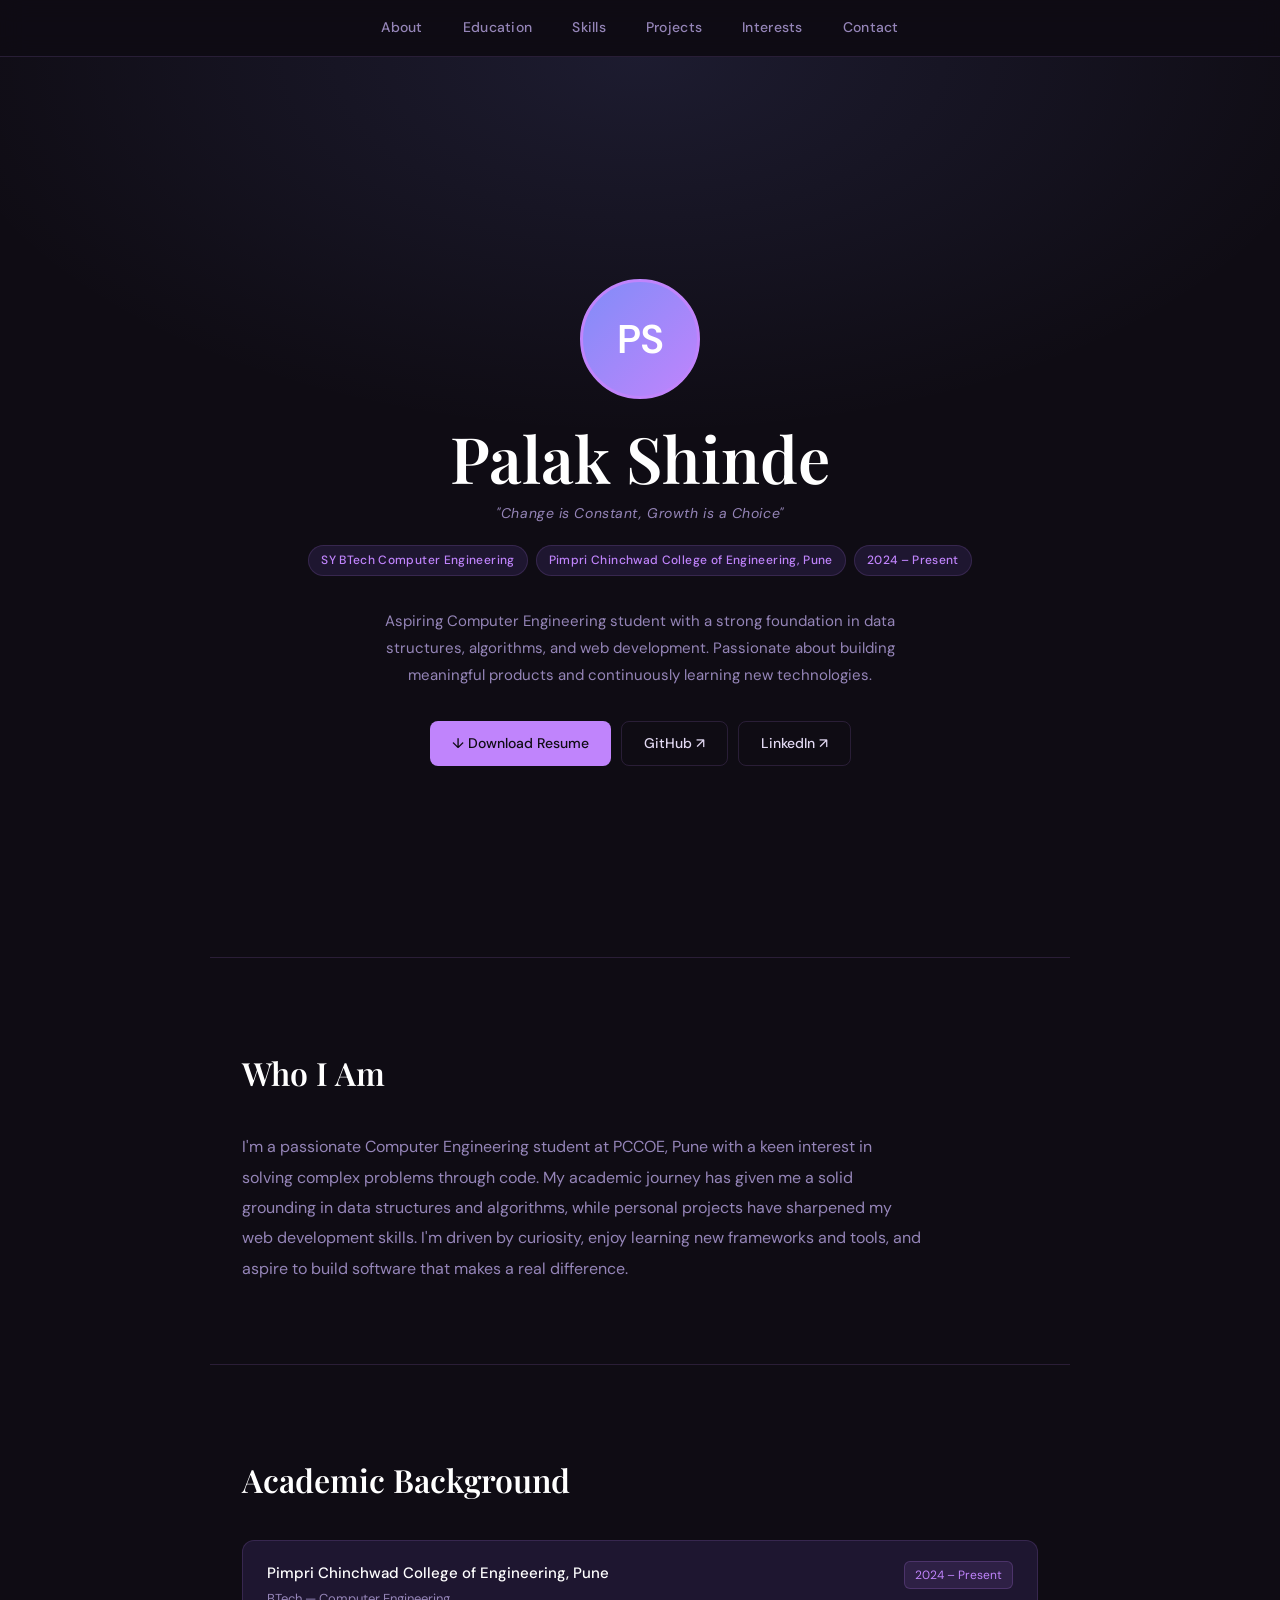
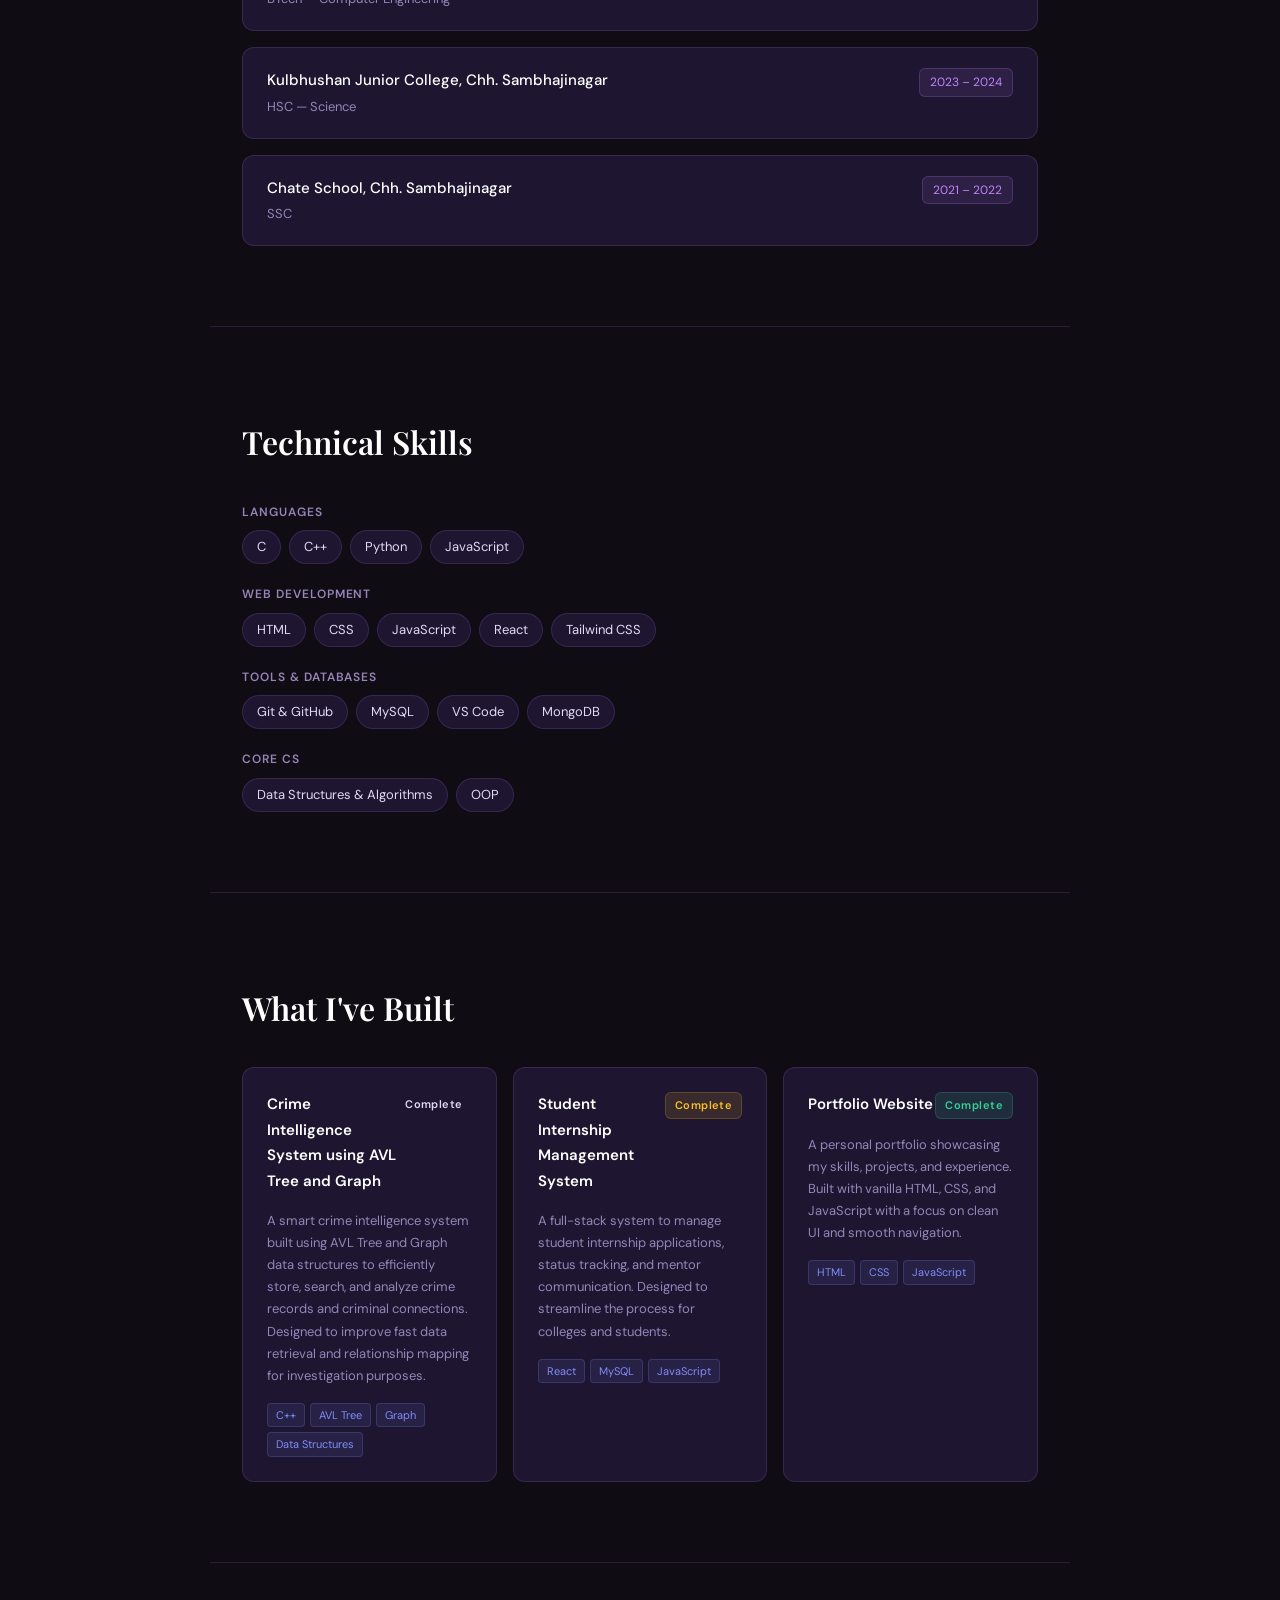
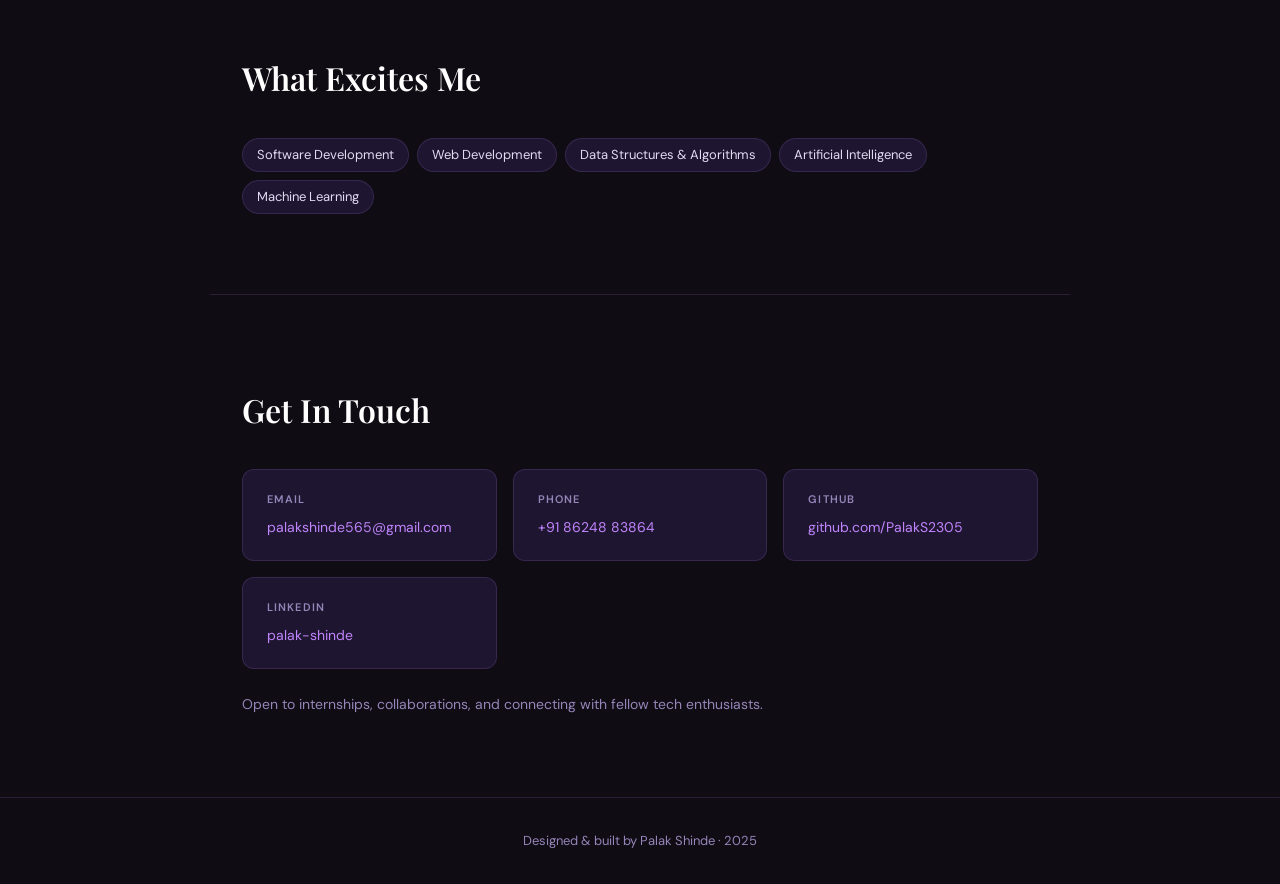
<file: Portfolio/c.html>
<!DOCTYPE html>
<html lang="en">
<head>
  <meta charset="UTF-8">
  <meta name="viewport" content="width=device-width, initial-scale=1.0">
  <title>Palak Shinde — Portfolio</title>
  <link href="https://fonts.googleapis.com/css2?family=DM+Sans:wght@300;400;500;600&family=Playfair+Display:wght@600&display=swap" rel="stylesheet">
  <style>
    *, *::before, *::after { box-sizing: border-box; margin: 0; padding: 0; }

    :root {
      --bg: #0f0c14;
      --bg2: #181222;
      --surface: #1e1630;
      --accent: #c084fc;
      --accent2: #818cf8;
      --text: #e2d9f3;
      --muted: #9585b8;
      --border: rgba(192,132,252,0.15);
      --font: 'DM Sans', sans-serif;
      --display: 'Playfair Display', serif;
    }

    html { scroll-behavior: smooth; }

    body {
      background: var(--bg);
      color: var(--text);
      font-family: var(--font);
      font-size: 16px;
      line-height: 1.7;
    }

    /* ── NAVBAR ── */
    nav {
      position: sticky;
      top: 0;
      z-index: 100;
      background: rgba(15,12,20,0.85);
      backdrop-filter: blur(12px);
      border-bottom: 1px solid var(--border);
      padding: 0 2rem;
    }
    nav ul {
      display: flex;
      justify-content: center;
      gap: 0;
      list-style: none;
    }
    nav ul a {
      display: block;
      padding: 1rem 1.25rem;
      text-decoration: none;
      color: var(--muted);
      font-size: 14px;
      font-weight: 500;
      letter-spacing: 0.02em;
      transition: color 0.2s;
    }
    nav ul a:hover { color: var(--accent); }

    /* ── HERO ── */
    header {
      min-height: 100vh;
      display: flex;
      flex-direction: column;
      align-items: center;
      justify-content: center;
      text-align: center;
      padding: 6rem 2rem 4rem;
      background: radial-gradient(ellipse 80% 60% at 50% 0%, rgba(129,140,248,0.12) 0%, transparent 70%);
    }
    .avatar {
      width: 120px;
      height: 120px;
      border-radius: 50%;
      object-fit: cover;
      border: 3px solid var(--accent);
      margin-bottom: 1.5rem;
      box-shadow: 0 0 40px rgba(192,132,252,0.3);
    }
    .avatar-placeholder {
      width: 120px;
      height: 120px;
      border-radius: 50%;
      background: linear-gradient(135deg, var(--accent2), var(--accent));
      display: flex;
      align-items: center;
      justify-content: center;
      font-size: 2.5rem;
      font-weight: 600;
      color: white;
      margin: 0 auto 1.5rem;
      border: 3px solid var(--accent);
    }
    h1 {
      font-family: var(--display);
      font-size: clamp(2.5rem, 6vw, 4rem);
      font-weight: 600;
      color: #fff;
      line-height: 1.1;
      margin-bottom: 0.5rem;
    }
    .tagline {
      font-size: 14px;
      font-style: italic;
      color: var(--muted);
      margin-bottom: 1.25rem;
      letter-spacing: 0.04em;
    }
    .bio {
      max-width: 560px;
      color: var(--muted);
      font-size: 15px;
      margin-bottom: 2rem;
      line-height: 1.8;
    }
    .badge-row {
      display: flex;
      flex-wrap: wrap;
      justify-content: center;
      gap: 8px;
      margin-bottom: 2rem;
    }
    .badge {
      background: var(--surface);
      border: 1px solid var(--border);
      color: var(--accent);
      font-size: 12px;
      font-weight: 500;
      padding: 4px 12px;
      border-radius: 100px;
      letter-spacing: 0.03em;
    }
    .btn-row {
      display: flex;
      flex-wrap: wrap;
      justify-content: center;
      gap: 10px;
    }
    .btn {
      display: inline-flex;
      align-items: center;
      gap: 6px;
      padding: 10px 22px;
      border-radius: 8px;
      font-size: 14px;
      font-weight: 500;
      text-decoration: none;
      transition: all 0.2s;
      cursor: pointer;
    }
    .btn-primary {
      background: var(--accent);
      color: #0f0c14;
    }
    .btn-primary:hover { background: #d8b4fe; }
    .btn-outline {
      background: transparent;
      color: var(--text);
      border: 1px solid var(--border);
    }
    .btn-outline:hover { border-color: var(--accent); color: var(--accent); }

    /* ── SECTIONS ── */
    section {
      max-width: 860px;
      margin: 0 auto;
      padding: 5rem 2rem;
      border-top: 1px solid var(--border);
    }
    .section-label {
      font-size: 11px;
      font-weight: 600;
      letter-spacing: 0.14em;
      text-transform: uppercase;
      color: var(--accent);
      margin-bottom: 0.5rem;
    }
    h2 {
      font-family: var(--display);
      font-size: clamp(1.6rem, 3vw, 2rem);
      font-weight: 600;
      color: #fff;
      margin-bottom: 2rem;
    }

    /* ── ABOUT ── */
    .about-text {
      color: var(--muted);
      font-size: 16px;
      line-height: 1.9;
      max-width: 680px;
    }

    /* ── EDUCATION ── */
    .edu-list { display: flex; flex-direction: column; gap: 1rem; }
    .edu-card {
      background: var(--surface);
      border: 1px solid var(--border);
      border-radius: 12px;
      padding: 1.25rem 1.5rem;
      display: flex;
      justify-content: space-between;
      align-items: flex-start;
      gap: 1rem;
      flex-wrap: wrap;
    }
    .edu-card .inst { font-weight: 500; color: #fff; font-size: 15px; }
    .edu-card .deg { color: var(--muted); font-size: 13px; margin-top: 2px; }
    .edu-card .year {
      font-size: 12px;
      color: var(--accent);
      background: rgba(192,132,252,0.1);
      border: 1px solid rgba(192,132,252,0.2);
      padding: 3px 10px;
      border-radius: 6px;
      white-space: nowrap;
    }

    /* ── SKILLS ── */
    .skills-grid { display: flex; flex-direction: column; gap: 1.25rem; }
    .skill-group label {
      display: block;
      font-size: 12px;
      font-weight: 600;
      letter-spacing: 0.08em;
      text-transform: uppercase;
      color: var(--muted);
      margin-bottom: 8px;
    }
    .pill-row { display: flex; flex-wrap: wrap; gap: 8px; }
    .pill {
      background: var(--surface);
      border: 1px solid var(--border);
      color: var(--text);
      font-size: 13px;
      padding: 5px 14px;
      border-radius: 100px;
    }

    /* ── PROJECTS ── */
    .projects-grid {
      display: grid;
      grid-template-columns: repeat(auto-fit, minmax(240px, 1fr));
      gap: 1rem;
    }
    .project-card {
      background: var(--surface);
      border: 1px solid var(--border);
      border-radius: 12px;
      padding: 1.5rem;
      transition: border-color 0.2s, transform 0.2s;
    }
    .project-card:hover {
      border-color: rgba(192,132,252,0.4);
      transform: translateY(-3px);
    }
    .project-card h3 {
      font-size: 15px;
      font-weight: 600;
      color: #fff;
      margin-bottom: 0.5rem;
    }
    .project-card p {
      font-size: 13px;
      color: var(--muted);
      line-height: 1.7;
      margin-bottom: 1rem;
    }
    .status-badge {
      font-size: 11px;
      font-weight: 600;
      padding: 3px 9px;
      border-radius: 6px;
      letter-spacing: 0.04em;
    }
    .status-done { background: rgba(52,211,153,0.12); color: #34d399; border: 1px solid rgba(52,211,153,0.2); }
    .status-wip { background: rgba(251,191,36,0.12); color: #fbbf24; border: 1px solid rgba(251,191,36,0.2); }
    .tech-tags { display: flex; flex-wrap: wrap; gap: 5px; margin-top: 0.75rem; }
    .tech-tag {
      font-size: 11px;
      color: var(--accent2);
      background: rgba(129,140,248,0.1);
      border: 1px solid rgba(129,140,248,0.2);
      padding: 2px 8px;
      border-radius: 4px;
    }

    /* ── CONTACT ── */
    .contact-grid {
      display: grid;
      grid-template-columns: repeat(auto-fit, minmax(200px, 1fr));
      gap: 1rem;
      margin-bottom: 1.5rem;
    }
    .contact-item {
      background: var(--surface);
      border: 1px solid var(--border);
      border-radius: 12px;
      padding: 1.25rem 1.5rem;
    }
    .contact-item .label { font-size: 11px; font-weight: 600; letter-spacing: 0.1em; text-transform: uppercase; color: var(--muted); margin-bottom: 4px; }
    .contact-item a { color: var(--accent); font-size: 14px; text-decoration: none; word-break: break-all; }
    .contact-item a:hover { text-decoration: underline; }
    .contact-note { font-size: 14px; color: var(--muted); }

    /* ── FOOTER ── */
    footer {
      text-align: center;
      padding: 2rem;
      border-top: 1px solid var(--border);
      font-size: 13px;
      color: var(--muted);
    }

    @media (max-width: 600px) {
      nav ul { gap: 0; }
      nav ul a { padding: 0.75rem 0.6rem; font-size: 12px; }
    }
  </style>
</head>
<body>

<nav>
  <ul>
    <li><a href="#about">About</a></li>
    <li><a href="#education">Education</a></li>
    <li><a href="#skills">Skills</a></li>
    <li><a href="#projects">Projects</a></li>
    <li><a href="#interests">Interests</a></li>
    <li><a href="#contact">Contact</a></li>
  </ul>
</nav>

<!-- HERO -->
<header>
  <div class="avatar-placeholder">PS</div>
  <!-- Replace above with: <img src="profile.jpg" alt="Palak Shinde" class="avatar"> -->

  <h1>Palak Shinde</h1>
  <p class="tagline">"Change is Constant, Growth is a Choice"</p>

  <div class="badge-row">
    <span class="badge">SY BTech Computer Engineering</span>
    <span class="badge">Pimpri Chinchwad College of Engineering, Pune</span>
    <span class="badge">2024 – Present</span>
  </div>

  <p class="bio">
    Aspiring Computer Engineering student with a strong foundation in data structures, algorithms, and web development. Passionate about building meaningful products and continuously learning new technologies.
  </p>

  <div class="btn-row">
    <a href="resume.pdf" download class="btn btn-primary">↓ Download Resume</a>
    <a href="https://github.com/PalakS2305" target="_blank" class="btn btn-outline">GitHub ↗</a>
    <a href="https://www.linkedin.com/in/palak-shinde-93463332b/" target="_blank" class="btn btn-outline">LinkedIn ↗</a>
  </div>
</header>

<!-- ABOUT -->
<section id="about">
  <p class="section-label"></p>
  <h2>Who I Am</h2>
  <p class="about-text">
    I'm a passionate Computer Engineering student at PCCOE, Pune with a keen interest in solving complex problems through code. My academic journey has given me a solid grounding in data structures and algorithms, while personal projects have sharpened my web development skills. I'm driven by curiosity, enjoy learning new frameworks and tools, and aspire to build software that makes a real difference.
  </p>
</section>

<!-- EDUCATION -->
<section id="education">
  <p class="section-label"></p>
  <h2>Academic Background</h2>
  <div class="edu-list">
    <div class="edu-card">
      <div>
        <div class="inst">Pimpri Chinchwad College of Engineering, Pune</div>
        <div class="deg">BTech — Computer Engineering</div>
      </div>
      <span class="year">2024 – Present</span>
    </div>
    <div class="edu-card">
      <div>
        <div class="inst">Kulbhushan Junior College, Chh. Sambhajinagar</div>
        <div class="deg">HSC — Science</div>
      </div>
      <span class="year">2023 – 2024</span>
    </div>
    <div class="edu-card">
      <div>
        <div class="inst">Chate School, Chh. Sambhajinagar</div>
        <div class="deg">SSC</div>
      </div>
      <span class="year">2021 – 2022</span>
    </div>
  </div>
</section>

<!-- SKILLS -->
<section id="skills">
  <p class="section-label"></p>
  <h2>Technical Skills</h2>
  <div class="skills-grid">
    <div class="skill-group">
      <label>Languages</label>
      <div class="pill-row">
        <span class="pill">C</span>
        <span class="pill">C++</span>
        <span class="pill">Python</span>
        <span class="pill">JavaScript</span>
      </div>
    </div>
    <div class="skill-group">
      <label>Web Development</label>
      <div class="pill-row">
        <span class="pill">HTML</span>
        <span class="pill">CSS</span>
        <span class="pill">JavaScript</span>
        <span class="pill">React</span>
        <span class="pill">Tailwind CSS</span>
      </div>
    </div>
    <div class="skill-group">
      <label>Tools & Databases</label>
      <div class="pill-row">
        <span class="pill">Git & GitHub</span>
        <span class="pill">MySQL</span>
        <span class="pill">VS Code</span>
        <span class="pill">MongoDB</span>
      </div>
    </div>
    <div class="skill-group">
      <label>Core CS</label>
      <div class="pill-row">
        <span class="pill">Data Structures & Algorithms</span>
        <span class="pill">OOP</span>
      </div>
    </div>
  </div>
</section>

<!-- PROJECTS -->
<section id="projects">
  <p class="section-label"></p>
  <h2>What I've Built</h2>
  <div class="projects-grid">


    <div class="project-card">
  <div style="display:flex; justify-content:space-between; align-items:flex-start; margin-bottom:0.5rem;">
    <h3>Crime Intelligence System using AVL Tree and Graph</h3>
    <span class="status-badge status-completed">Complete</span>
  </div>

  <p>
    A smart crime intelligence system built using AVL Tree and Graph data structures
    to efficiently store, search, and analyze crime records and criminal connections.
    Designed to improve fast data retrieval and relationship mapping for investigation purposes.
  </p>

  <div class="tech-tags">
    <span class="tech-tag">C++</span>
    <span class="tech-tag">AVL Tree</span>
    <span class="tech-tag">Graph</span>
    <span class="tech-tag">Data Structures</span>
  </div>
</div>

     <div class="project-card">
      <div style="display:flex; justify-content:space-between; align-items:flex-start; margin-bottom:0.5rem;">
        <h3>Student Internship Management System</h3>
        <span class="status-badge status-wip">Complete</span>
      </div>
      <p>A full-stack system to manage student internship applications, status tracking, and mentor communication. Designed to streamline the process for colleges and students.</p>
      <div class="tech-tags">
        <span class="tech-tag">React</span>
        <span class="tech-tag">MySQL</span>
        <span class="tech-tag">JavaScript</span>
      </div>
    </div>


    <div class="project-card">
      <div style="display:flex; justify-content:space-between; align-items:flex-start; margin-bottom:0.5rem;">
        <h3>Portfolio Website</h3>
        <span class="status-badge status-done">Complete</span>
      </div>
      <p>A personal portfolio showcasing my skills, projects, and experience. Built with vanilla HTML, CSS, and JavaScript with a focus on clean UI and smooth navigation.</p>
      <div class="tech-tags">
        <span class="tech-tag">HTML</span>
        <span class="tech-tag">CSS</span>
        <span class="tech-tag">JavaScript</span>
      </div>
    </div>
</div>
</section>

<!-- INTERESTS -->
<section id="interests">
  <p class="section-label"></p>
  <h2>What Excites Me</h2>
  <div class="pill-row">
    <span class="pill">Software Development</span>
    <span class="pill">Web Development</span>
    <span class="pill">Data Structures & Algorithms</span>
    <span class="pill">Artificial Intelligence</span>
    <span class="pill">Machine Learning</span>
  </div>
</section>

<!-- CONTACT -->
<section id="contact">
  <p class="section-label"></p>
  <h2>Get In Touch</h2>
  <div class="contact-grid">
    <div class="contact-item">
      <div class="label">Email</div>
      <a href="mailto:palakshinde565@gmail.com">palakshinde565@gmail.com</a>
    </div>
    <div class="contact-item">
      <div class="label">Phone</div>
      <a href="tel:+918624883864">+91 86248 83864</a>
    </div>
    <div class="contact-item">
      <div class="label">GitHub</div>
      <a href="https://github.com/PalakS2305" target="_blank">github.com/PalakS2305</a>
    </div>
    <div class="contact-item">
      <div class="label">LinkedIn</div>
      <a href="https://www.linkedin.com/in/palak-shinde-93463332b/" target="_blank">palak-shinde</a>
    </div>
  </div>
  <p class="contact-note">Open to internships, collaborations, and connecting with fellow tech enthusiasts.</p>
</section>

<footer>
  <p>Designed & built by Palak Shinde &middot; 2025</p>
</footer>

<script>
  document.querySelectorAll("nav a").forEach(link => {
    link.addEventListener("click", function(e) {
      e.preventDefault();
      const target = document.querySelector(this.getAttribute("href"));
      if (target) target.scrollIntoView({ behavior: "smooth" });
    });
  });
</script>
</body>
</html>
</file>
